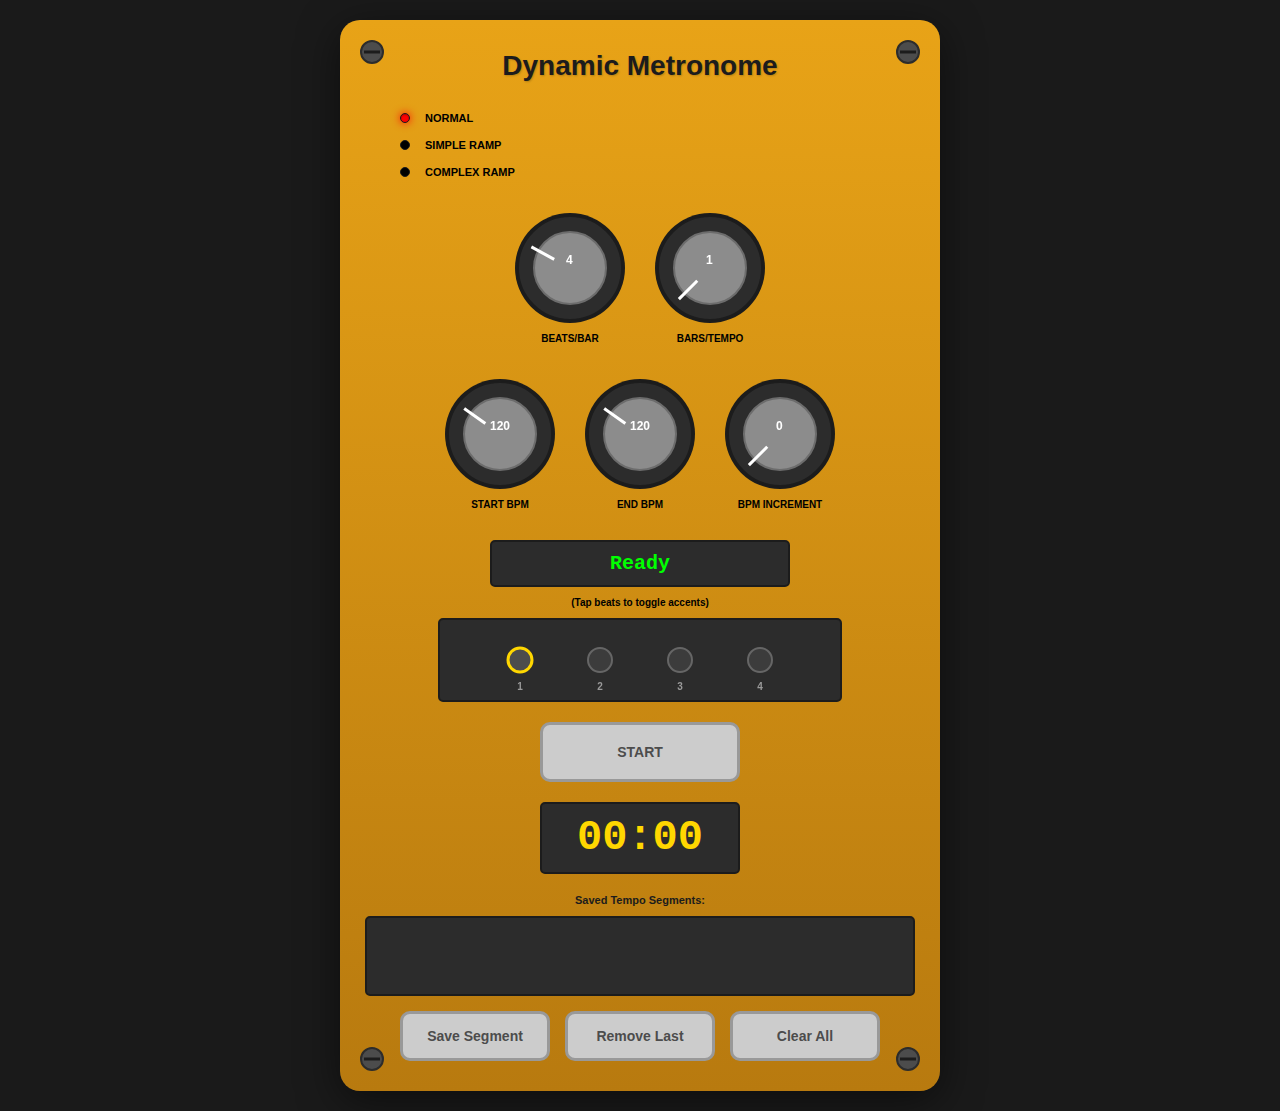
<file: index.html>
<!DOCTYPE html>
<html lang="en">
<head>
    <meta charset="UTF-8">
    <meta name="viewport" content="width=device-width, initial-scale=1.0, maximum-scale=1.0, user-scalable=no">
    <meta name="apple-mobile-web-app-capable" content="yes">
    <meta name="apple-mobile-web-app-status-bar-style" content="black">
    <meta name="mobile-web-app-capable" content="yes">
    <style>
        /* Touch optimization */
        * {
            touch-action: manipulation;
            -webkit-touch-callout: none;
        }
    </style>
    <title>Dynamic Metronome</title>
    <link rel="stylesheet" href="styles.css">
</head>
<body>
    <div id="app">
        <div class="pedal-container">
            <!-- Screws in corners -->
            <div class="screw screw-tl"></div>
            <div class="screw screw-tr"></div>
            <div class="screw screw-bl"></div>
            <div class="screw screw-br"></div>

            <!-- Title -->
            <h1 class="title">Dynamic Metronome</h1>

            <!-- Mode Indicators -->
            <div class="mode-indicators">
                <div class="mode-item">
                    <div class="led" id="normalLed"></div>
                    <span>NORMAL</span>
                </div>
                <div class="mode-item">
                    <div class="led" id="simpleLed"></div>
                    <span>SIMPLE RAMP</span>
                </div>
                <div class="mode-item">
                    <div class="led" id="complexLed"></div>
                    <span>COMPLEX RAMP</span>
                </div>
            </div>

            <!-- Knobs Row 1 -->
            <div class="knobs-row">
                <div class="knob-container">
                    <canvas id="beatsKnob" width="120" height="120"></canvas>
                    <div class="knob-value" id="beatsValue">4</div>
                    <div class="knob-label">BEATS/BAR</div>
                </div>
                <div class="knob-container">
                    <canvas id="barsKnob" width="120" height="120"></canvas>
                    <div class="knob-value" id="barsValue">1</div>
                    <div class="knob-label">BARS/TEMPO</div>
                </div>
            </div>

            <!-- Knobs Row 2 -->
            <div class="knobs-row">
                <div class="knob-container">
                    <canvas id="startBpmKnob" width="120" height="120"></canvas>
                    <div class="knob-value" id="startBpmValue">120</div>
                    <div class="knob-label">START BPM</div>
                </div>
                <div class="knob-container">
                    <canvas id="endBpmKnob" width="120" height="120"></canvas>
                    <div class="knob-value" id="endBpmValue">120</div>
                    <div class="knob-label">END BPM</div>
                </div>
                <div class="knob-container">
                    <canvas id="incrementKnob" width="120" height="120"></canvas>
                    <div class="knob-value" id="incrementValue">0</div>
                    <div class="knob-label">BPM INCREMENT</div>
                </div>
            </div>

            <!-- Ready Display -->
            <div class="ready-display" id="readyDisplay">Ready</div>

            <!-- Beat Instruction -->
            <div class="beat-instruction">(Tap beats to toggle accents)</div>

            <!-- Beat Visualization -->
            <div class="beat-canvas-container">
                <canvas id="beatCanvas" width="400" height="80"></canvas>
            </div>

            <!-- Start/Stop Button -->
            <button class="control-button" id="startStopButton">START</button>

            <!-- Timer Display -->
            <div class="timer-display" id="timerDisplay">00:00</div>

            <!-- Segments Section -->
            <div class="segments-label">Saved Tempo Segments:</div>
            <div class="segments-display" id="segmentsDisplay"></div>

            <!-- Segment Buttons -->
            <div class="segment-buttons">
                <button class="segment-button" id="saveButton">Save Segment</button>
                <button class="segment-button" id="removeButton">Remove Last</button>
                <button class="segment-button" id="clearButton">Clear All</button>
            </div>
        </div>
    </div>

    <script src="script.js"></script>
</body>
</html>
</file>
<file: styles.css>
/**
 * Dynamic Metronome - Styles
 * Copyright (c) 2025 [Your Name]. All Rights Reserved.
 * 
 * This software is proprietary and confidential.
 * Unauthorized copying, distribution, or modification is prohibited.
 */

* {
    margin: 0;
    padding: 0;
    box-sizing: border-box;
    -webkit-tap-highlight-color: transparent;
}

body {
    font-family: 'Helvetica', Arial, sans-serif;
    background: #1a1a1a;
    display: flex;
    justify-content: center;
    align-items: center;
    min-height: 100vh;
    padding: 20px;
    overflow-x: hidden;
}

#app {
    width: 100%;
    max-width: 600px;
}

.pedal-container {
    background: linear-gradient(180deg, #E8A317 0%, #B87A0F 100%);
    border-radius: 20px;
    padding: 30px 20px;
    position: relative;
    box-shadow: 0 10px 40px rgba(0, 0, 0, 0.5);
}

/* Screws */
.screw {
    position: absolute;
    width: 24px;
    height: 24px;
    background: #4C4C4C;
    border: 2px solid #2C2C2C;
    border-radius: 50%;
}

.screw::after {
    content: '';
    position: absolute;
    top: 50%;
    left: 50%;
    transform: translate(-50%, -50%);
    width: 16px;
    height: 3px;
    background: #1C1C1C;
}

.screw-tl { top: 20px; left: 20px; }
.screw-tr { top: 20px; right: 20px; }
.screw-bl { bottom: 20px; left: 20px; }
.screw-br { bottom: 20px; right: 20px; }

/* Title */
.title {
    font-size: 28px;
    font-weight: bold;
    color: #1C1C1C;
    text-align: center;
    margin-bottom: 30px;
    text-shadow: 1px 1px 2px rgba(0, 0, 0, 0.2);
}

/* Mode Indicators */
.mode-indicators {
    display: flex;
    flex-direction: column;
    gap: 15px;
    margin-bottom: 30px;
    padding-left: 40px;
}

.mode-item {
    display: flex;
    align-items: center;
    gap: 15px;
}

.led {
    width: 10px;
    height: 10px;
    border-radius: 50%;
    background: #000;
    border: 1px solid #1C1C1C;
    box-shadow: inset 0 1px 2px rgba(0, 0, 0, 0.5);
}

.led.active {
    background: #FF0000;
    box-shadow: 0 0 8px #FF0000, inset 0 1px 2px rgba(0, 0, 0, 0.3);
}

.mode-item span {
    font-size: 11px;
    font-weight: bold;
    color: #000;
}

/* Knobs */
.knobs-row {
    display: flex;
    justify-content: center;
    gap: 20px;
    margin-bottom: 30px;
    flex-wrap: wrap;
}

.knob-container {
    display: flex;
    flex-direction: column;
    align-items: center;
    position: relative;
}

.knob-container canvas {
    cursor: pointer;
    touch-action: none;
}

.knob-value {
    position: absolute;
    top: 45px;
    font-size: 12px;
    font-weight: bold;
    color: #FFF;
    pointer-events: none;
}

.knob-label {
    font-size: 10px;
    font-weight: bold;
    color: #000;
    margin-top: 5px;
}

/* Ready Display */
.ready-display {
    background: #2C2C2C;
    color: #00FF00;
    font-family: 'Courier New', monospace;
    font-size: 20px;
    font-weight: bold;
    text-align: center;
    padding: 10px;
    margin: 0 auto 10px;
    border: 2px solid #1C1C1C;
    border-radius: 5px;
    max-width: 300px;
}

/* Beat Instruction */
.beat-instruction {
    text-align: center;
    font-size: 10px;
    font-weight: bold;
    color: #000;
    margin-bottom: 10px;
}

/* Beat Canvas */
.beat-canvas-container {
    display: flex;
    justify-content: center;
    margin-bottom: 20px;
}

#beatCanvas {
    background: #2C2C2C;
    border: 2px solid #1C1C1C;
    border-radius: 5px;
    cursor: pointer;
    max-width: 100%;
    height: auto;
}

/* Control Button */
.control-button {
    display: block;
    margin: 0 auto 20px;
    width: 200px;
    height: 60px;
    font-size: 14px;
    font-weight: bold;
    color: #4C4C4C;
    background: #CCCCCC;
    border: 3px solid #999;
    border-radius: 10px;
    cursor: pointer;
    transition: all 0.1s;
}

.control-button:active {
    background: #AAAAAA;
    transform: translateY(2px);
}

.control-button.running {
    border-color: #666;
    box-shadow: inset 0 2px 5px rgba(0, 0, 0, 0.3);
}

/* Timer Display */
.timer-display {
    background: #2C2C2C;
    color: #FFD700;
    font-family: 'Courier New', monospace;
    font-size: 42px;
    font-weight: bold;
    text-align: center;
    padding: 10px;
    margin: 0 auto 20px;
    border: 2px solid #1C1C1C;
    border-radius: 5px;
    max-width: 200px;
}

/* Segments */
.segments-label {
    font-size: 11px;
    font-weight: bold;
    color: #1C1C1C;
    text-align: center;
    margin-bottom: 10px;
}

.segments-display {
    background: #2C2C2C;
    border: 2px solid #1C1C1C;
    border-radius: 5px;
    padding: 10px;
    margin: 0 auto 15px;
    max-width: 550px;
    min-height: 80px;
    max-height: 120px;
    overflow-y: auto;
    font-family: 'Courier New', monospace;
    font-size: 11px;
    font-weight: bold;
    color: #00FF00;
}

.segment-line {
    margin-bottom: 5px;
}

.segment-line.current {
    color: #FFFF00;
}

/* Segment Buttons */
.segment-buttons {
    display: flex;
    justify-content: center;
    gap: 15px;
    flex-wrap: wrap;
}

.segment-button {
    width: 150px;
    height: 50px;
    font-size: 14px;
    font-weight: bold;
    color: #4C4C4C;
    background: #CCCCCC;
    border: 3px solid #999;
    border-radius: 10px;
    cursor: pointer;
    transition: all 0.1s;
}

.segment-button:active {
    background: #AAAAAA;
    transform: translateY(2px);
}

/* Mobile Responsive */
@media (max-width: 600px) {
    .pedal-container {
        padding: 20px 10px;
    }

    .title {
        font-size: 24px;
        margin-bottom: 20px;
    }

    .knobs-row {
        gap: 10px;
    }

    .knob-container canvas {
        width: 100px;
        height: 100px;
    }

    .ready-display {
        font-size: 18px;
    }

    .timer-display {
        font-size: 36px;
    }

    .control-button,
    .segment-button {
        font-size: 12px;
    }

    #beatCanvas {
        width: 100%;
    }
}

/* Scrollbar styling for segments display */
.segments-display::-webkit-scrollbar {
    width: 8px;
}

.segments-display::-webkit-scrollbar-track {
    background: #1C1C1C;
}

.segments-display::-webkit-scrollbar-thumb {
    background: #4C4C4C;
    border-radius: 4px;
}
</file>
